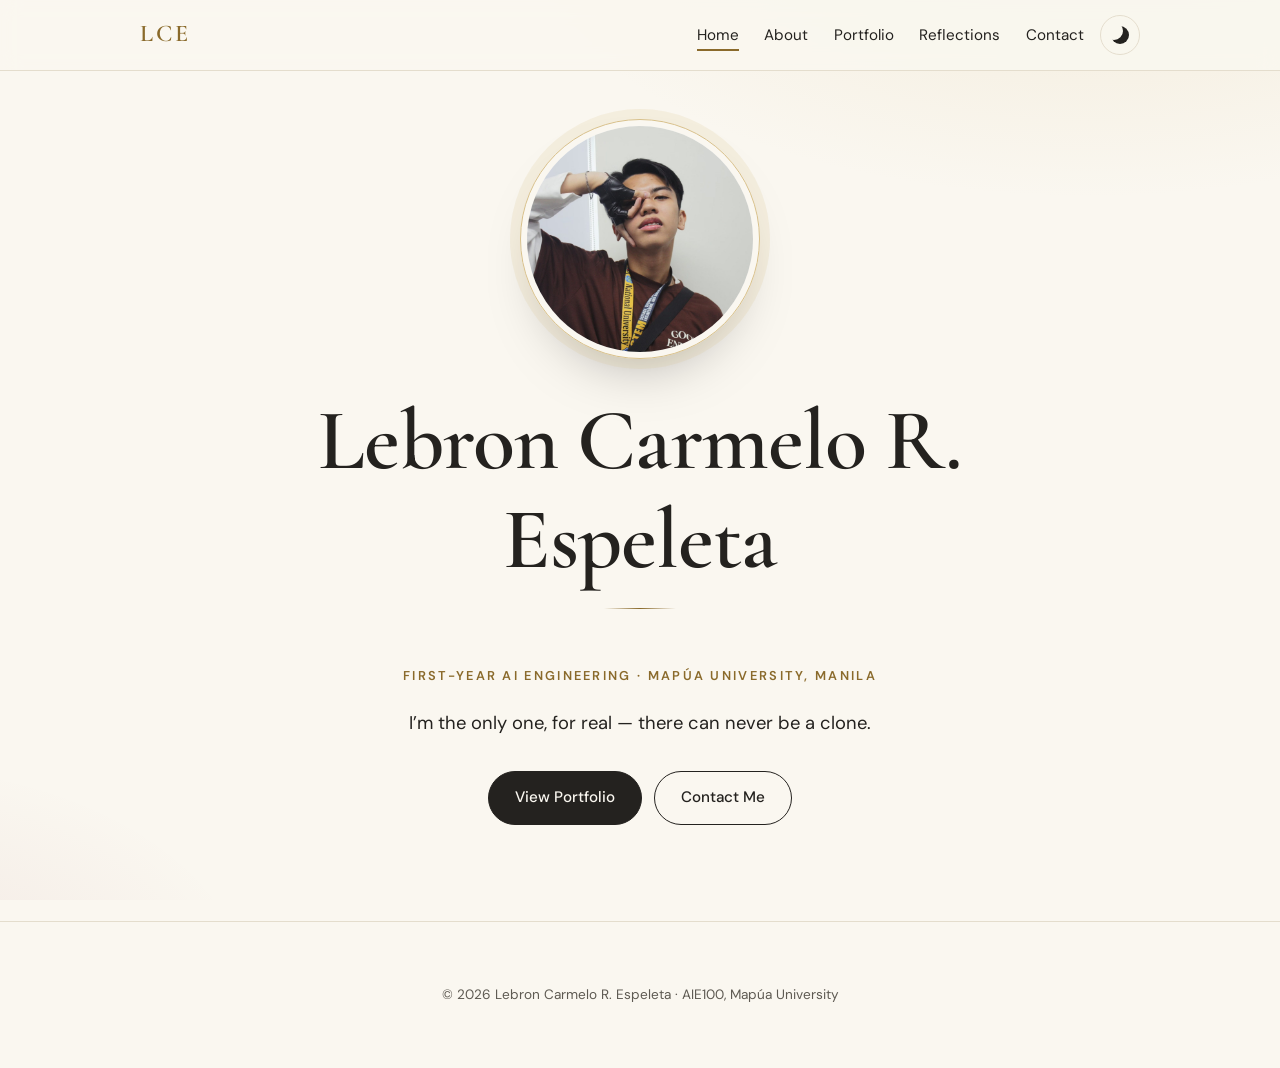
<file: index.html>
<!DOCTYPE html>
<html lang="en">
<head>
<meta charset="utf-8">
<meta name="viewport" content="width=device-width, initial-scale=1">
<meta name="color-scheme" content="light dark">
<meta name="theme-color" content="#faf7f0">
<title>Lebron Carmelo R. Espeleta — AI Engineering Portfolio</title>
<meta name="description" content="Portfolio of Lebron Carmelo R. Espeleta, first-year AI Engineering student at Mapúa University, Manila.">
<link rel="icon" href="assets/images/favicon.svg" type="image/svg+xml">
<script>(function(){try{var t=localStorage.getItem("theme");if(!t)t=matchMedia("(prefers-color-scheme: dark)").matches?"dark":"light";document.documentElement.setAttribute("data-theme",t);}catch(e){}})();</script>
<link rel="preconnect" href="https://fonts.googleapis.com">
<link rel="preconnect" href="https://fonts.gstatic.com" crossorigin>
<link href="https://fonts.googleapis.com/css2?family=Cormorant+Garamond:ital,wght@0,500;0,600;1,500&family=DM+Sans:wght@400;500;600&display=swap" rel="stylesheet">
<link rel="stylesheet" href="css/styles.css">
</head>
<body>
<div class="bleed" aria-hidden="true"></div>
<a class="skip" href="#main">Skip to content</a>
<header class="nav">
  <div class="nav-inner">
    <a class="brand" href="index.html" aria-label="Home">LCE</a>
    <button class="menu-btn" aria-expanded="false" aria-controls="nav-links" aria-label="Open menu"><span></span><span></span></button>
    <nav aria-label="Main"><ul id="nav-links" class="nav-links"><li><a href="index.html" aria-current="page">Home</a></li><li><a href="about.html">About</a></li><li><a href="portfolio.html">Portfolio</a></li><li><a href="reflections.html">Reflections</a></li><li><a href="contact.html">Contact</a></li></ul></nav>
    <button class="theme-btn" aria-label="Toggle dark mode"><span class="theme-icon" aria-hidden="true"></span></button>
  </div>
</header>
<main id="main">
<section class="hero">
  <div class="photo-wrap reveal">
    <img class="photo" data-bleed="#7a2a22,#e8b923" src="assets/images/profile.jpg" alt="Portrait of Lebron Carmelo R. Espeleta" width="320" height="320" onerror="this.remove()">
    <span class="monogram" aria-hidden="true">LCE</span>
  </div>
  <h1 class="reveal">Lebron Carmelo R. Espeleta</h1>
  <p class="eyebrow reveal">First-year AI Engineering &middot; Mapúa University, Manila</p>
  <p class="tagline reveal">I’m the only one, for real — there can never be a clone.</p>
  <div class="actions reveal">
    <a class="btn btn-primary" href="portfolio.html">View Portfolio</a>
    <a class="btn btn-ghost" href="contact.html">Contact Me</a>
  </div>
</section>
</main>
<footer class="footer"><p>&copy; 2026 Lebron Carmelo R. Espeleta &middot; AIE100, Mapúa University</p></footer>
<script src="js/main.js" defer></script>
</body>
</html>
</file>
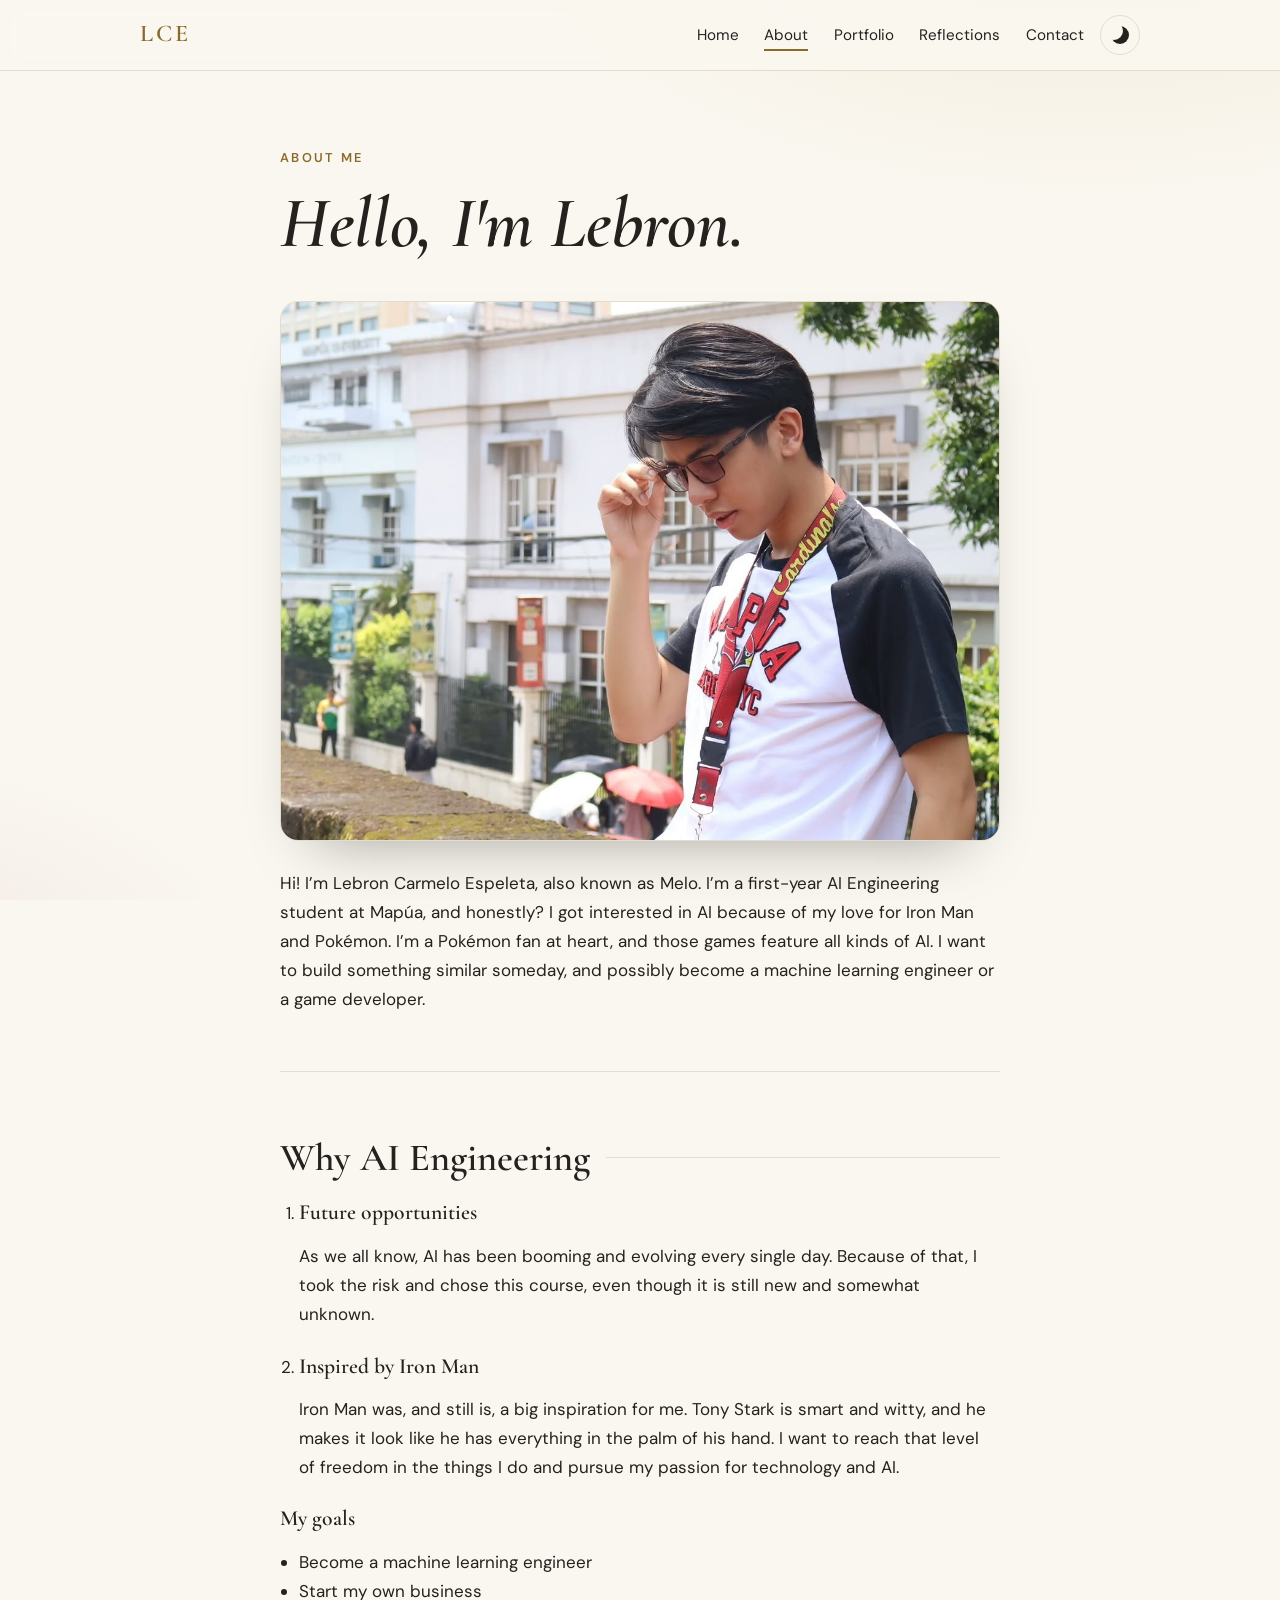
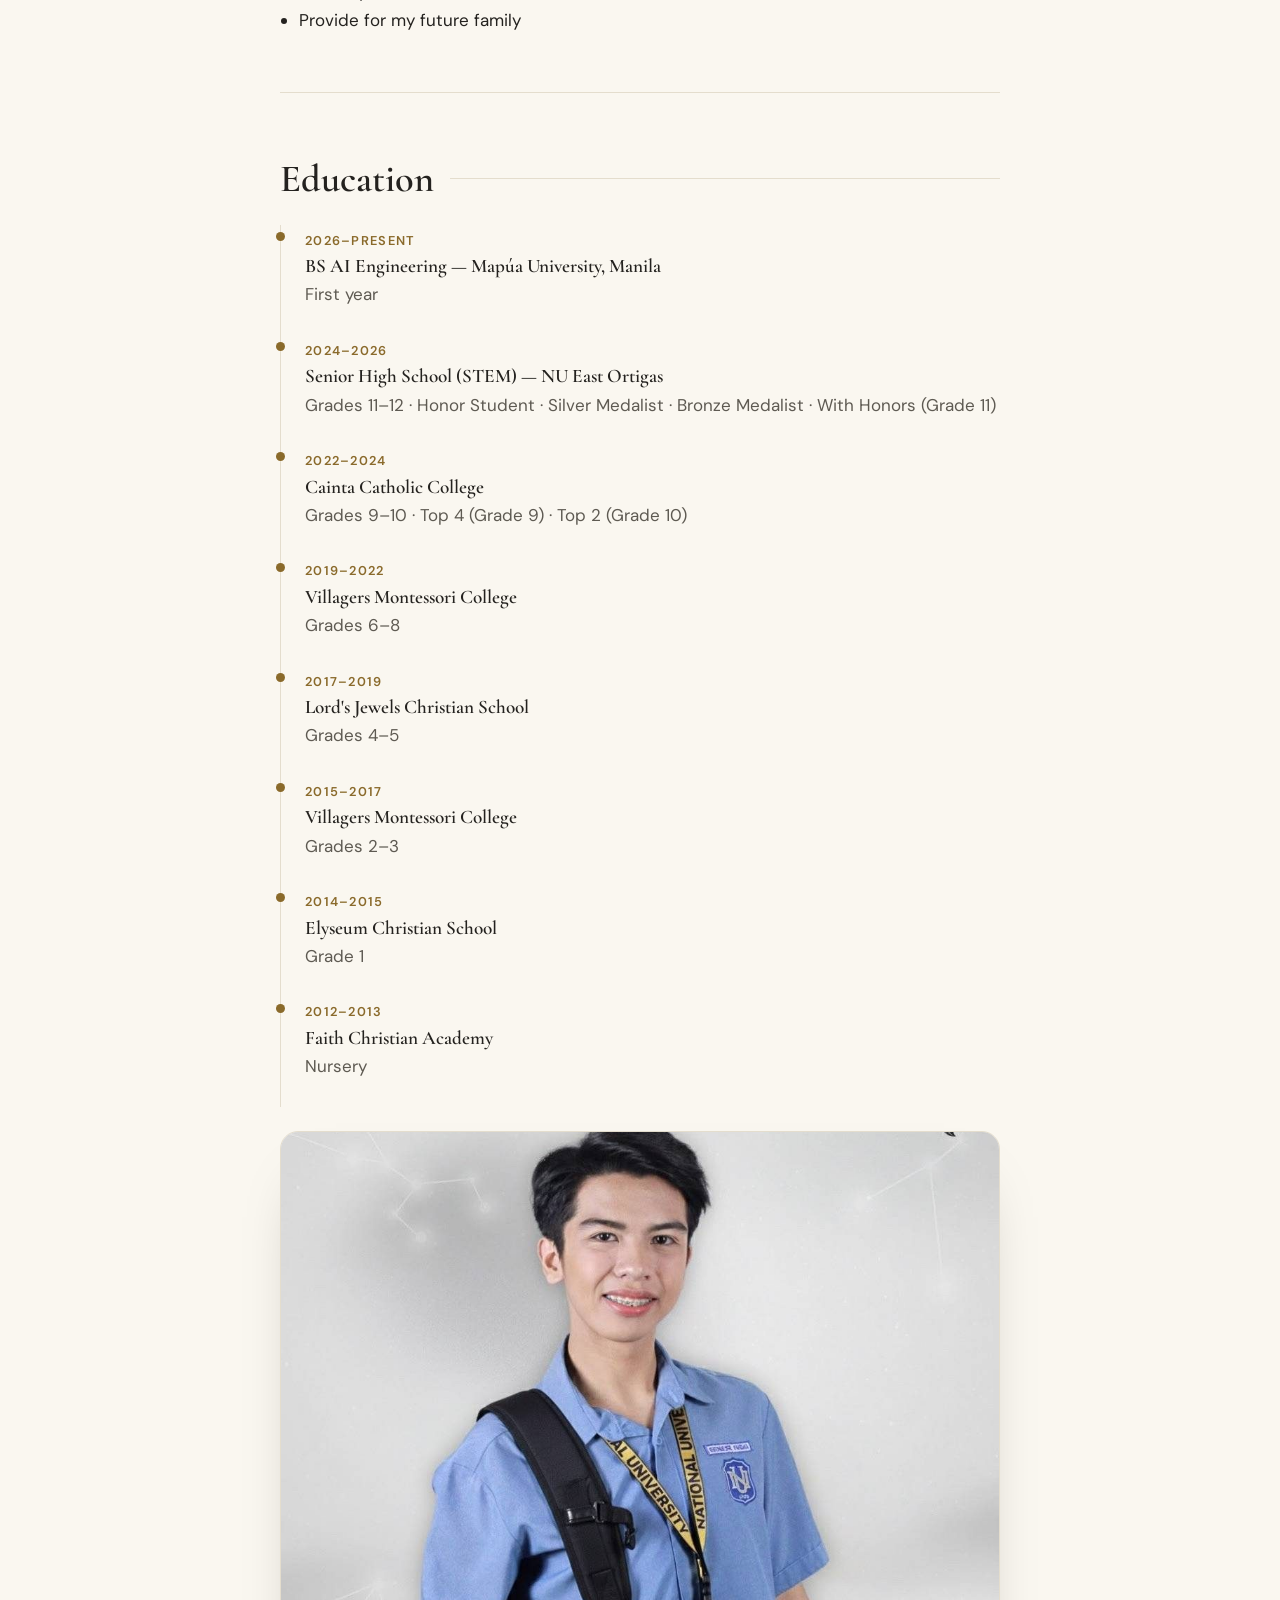
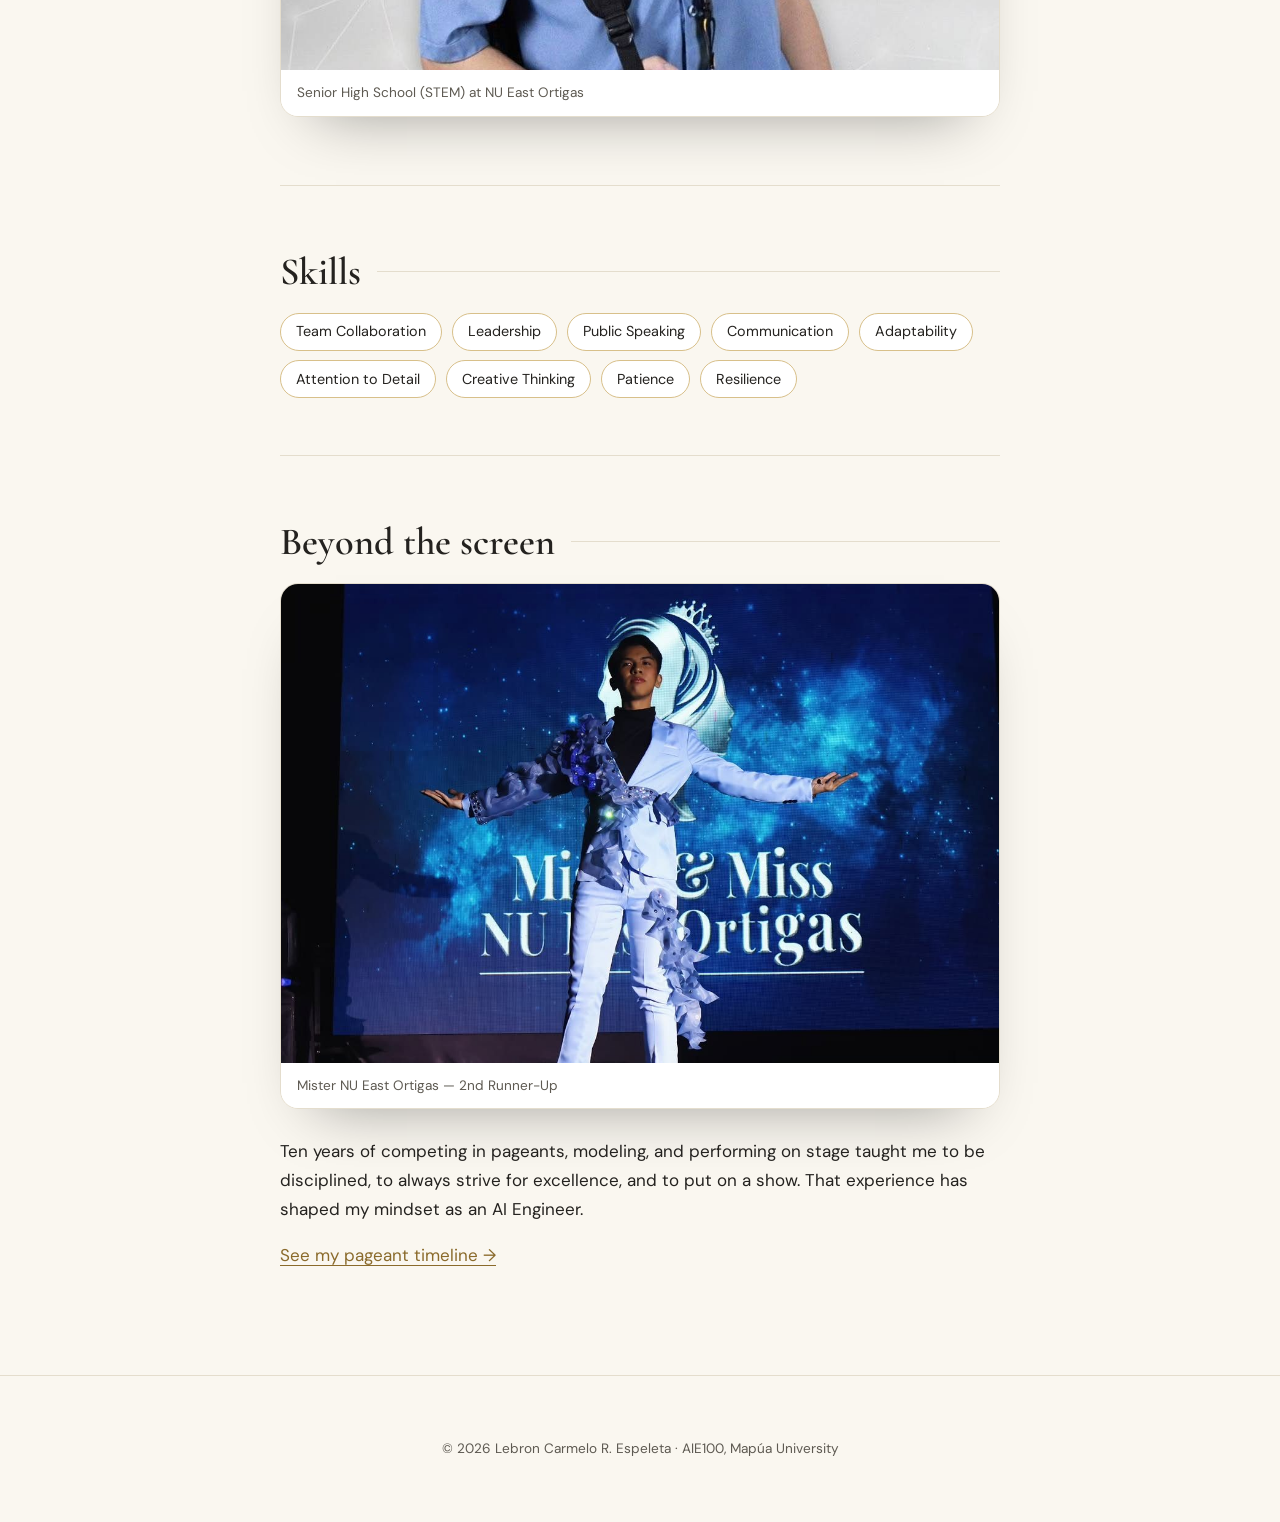
<file: about.html>
<!DOCTYPE html>
<html lang="en">
<head>
<meta charset="utf-8">
<meta name="viewport" content="width=device-width, initial-scale=1">
<meta name="color-scheme" content="light dark">
<meta name="theme-color" content="#faf7f0">
<title>About Me — Lebron Carmelo R. Espeleta</title>
<meta name="description" content="About Lebron Carmelo R. Espeleta: why AI Engineering, education, skills and life beyond the screen.">
<link rel="icon" href="assets/images/favicon.svg" type="image/svg+xml">
<script>(function(){try{var t=localStorage.getItem("theme");if(!t)t=matchMedia("(prefers-color-scheme: dark)").matches?"dark":"light";document.documentElement.setAttribute("data-theme",t);}catch(e){}})();</script>
<link rel="preconnect" href="https://fonts.googleapis.com">
<link rel="preconnect" href="https://fonts.gstatic.com" crossorigin>
<link href="https://fonts.googleapis.com/css2?family=Cormorant+Garamond:ital,wght@0,500;0,600;1,500&family=DM+Sans:wght@400;500;600&display=swap" rel="stylesheet">
<link rel="stylesheet" href="css/styles.css">
</head>
<body>
<div class="bleed" aria-hidden="true"></div>
<a class="skip" href="#main">Skip to content</a>
<header class="nav">
  <div class="nav-inner">
    <a class="brand" href="index.html" aria-label="Home">LCE</a>
    <button class="menu-btn" aria-expanded="false" aria-controls="nav-links" aria-label="Open menu"><span></span><span></span></button>
    <nav aria-label="Main"><ul id="nav-links" class="nav-links"><li><a href="index.html">Home</a></li><li><a href="about.html" aria-current="page">About</a></li><li><a href="portfolio.html">Portfolio</a></li><li><a href="reflections.html">Reflections</a></li><li><a href="contact.html">Contact</a></li></ul></nav>
    <button class="theme-btn" aria-label="Toggle dark mode"><span class="theme-icon" aria-hidden="true"></span></button>
  </div>
</header>
<main id="main">
<section class="section">
  <p class="eyebrow reveal">About Me</p>
  <h1 class="reveal">Hello, I'm Lebron.</h1>
  <figure class="figure reveal"><img src="assets/images/mapua.jpg" alt="Lebron in a Mapúa shirt outside the Mapúa University campus" width="1170" height="1170" loading="lazy"></figure>
  <div class="reveal"><p>Hi! I’m Lebron Carmelo Espeleta, also known as Melo. I’m a first-year AI Engineering student at Mapúa, and honestly? I got interested in AI because of my love for Iron Man and Pokémon. I’m a Pokémon fan at heart, and those games feature all kinds of AI. I want to build something similar someday, and possibly become a machine learning engineer or a game developer.</p></div>
</section>
<hr class="divider">
<section class="section">
  <h2 class="reveal">Why AI Engineering</h2>
  <ol class="reasons">
    <li class="reveal"><h3>Future opportunities</h3><p>As we all know, AI has been booming and evolving every single day. Because of that, I took the risk and chose this course, even though it is still new and somewhat unknown.</p></li>
    <li class="reveal"><h3>Inspired by Iron Man</h3><p>Iron Man was, and still is, a big inspiration for me. Tony Stark is smart and witty, and he makes it look like he has everything in the palm of his hand. I want to reach that level of freedom in the things I do and pursue my passion for technology and AI.</p></li>
  </ol>
  <h3 class="reveal">My goals</h3>
  <ul class="plain reveal"><li>Become a machine learning engineer</li><li>Start my own business</li><li>Provide for my future family</li></ul>
</section>
<hr class="divider">
<section class="section">
  <h2 class="reveal">Education</h2>
  <ol class="timeline">
    <li class="reveal"><span class="when">2026–Present</span><h3>BS AI Engineering — Mapúa University, Manila</h3><p>First year</p></li>
    <li class="reveal"><span class="when">2024–2026</span><h3>Senior High School (STEM) — NU East Ortigas</h3><p>Grades 11–12 · Honor Student · Silver Medalist · Bronze Medalist · With Honors (Grade 11)</p></li>
    <li class="reveal"><span class="when">2022–2024</span><h3>Cainta Catholic College</h3><p>Grades 9–10 · Top 4 (Grade 9) · Top 2 (Grade 10)</p></li>
    <li class="reveal"><span class="when">2019–2022</span><h3>Villagers Montessori College</h3><p>Grades 6–8</p></li>
    <li class="reveal"><span class="when">2017–2019</span><h3>Lord's Jewels Christian School</h3><p>Grades 4–5</p></li>
    <li class="reveal"><span class="when">2015–2017</span><h3>Villagers Montessori College</h3><p>Grades 2–3</p></li>
    <li class="reveal"><span class="when">2014–2015</span><h3>Elyseum Christian School</h3><p>Grade 1</p></li>
    <li class="reveal"><span class="when">2012–2013</span><h3>Faith Christian Academy</h3><p>Nursery</p></li>
  </ol>
  <figure class="figure reveal"><img data-bleed src="assets/images/stem.jpg" alt="Lebron in his NU East Ortigas STEM uniform" loading="lazy"><figcaption>Senior High School (STEM) at NU East Ortigas</figcaption></figure>
</section>
<hr class="divider">
<section class="section">
  <h2 class="reveal">Skills</h2>
  <ul class="chips reveal"><li class="chip">Team Collaboration</li><li class="chip">Leadership</li><li class="chip">Public Speaking</li><li class="chip">Communication</li><li class="chip">Adaptability</li><li class="chip">Attention to Detail</li><li class="chip">Creative Thinking</li><li class="chip">Patience</li><li class="chip">Resilience</li></ul>
</section>
<hr class="divider">
<section class="section">
  <h2 class="reveal">Beyond the screen</h2>
  <figure class="figure figure-wide reveal"><img src="assets/images/pageant.jpg" alt="Lebron on stage in a light blue outfit at Mister &amp; Miss NU East Ortigas" width="1170" height="780" loading="lazy"><figcaption>Mister NU East Ortigas — 2nd Runner-Up</figcaption></figure>
  <div class="reveal"><p>Ten years of competing in pageants, modeling, and performing on stage taught me to be disciplined, to always strive for excellence, and to put on a show. That experience has shaped my mindset as an AI Engineer.</p></div>
  <p class="reveal"><a class="link" href="portfolio.html#pageants">See my pageant timeline &rarr;</a></p>
</section>
</main>
<footer class="footer"><p>&copy; 2026 Lebron Carmelo R. Espeleta &middot; AIE100, Mapúa University</p></footer>
<script src="js/main.js" defer></script>
</body>
</html>
</file>
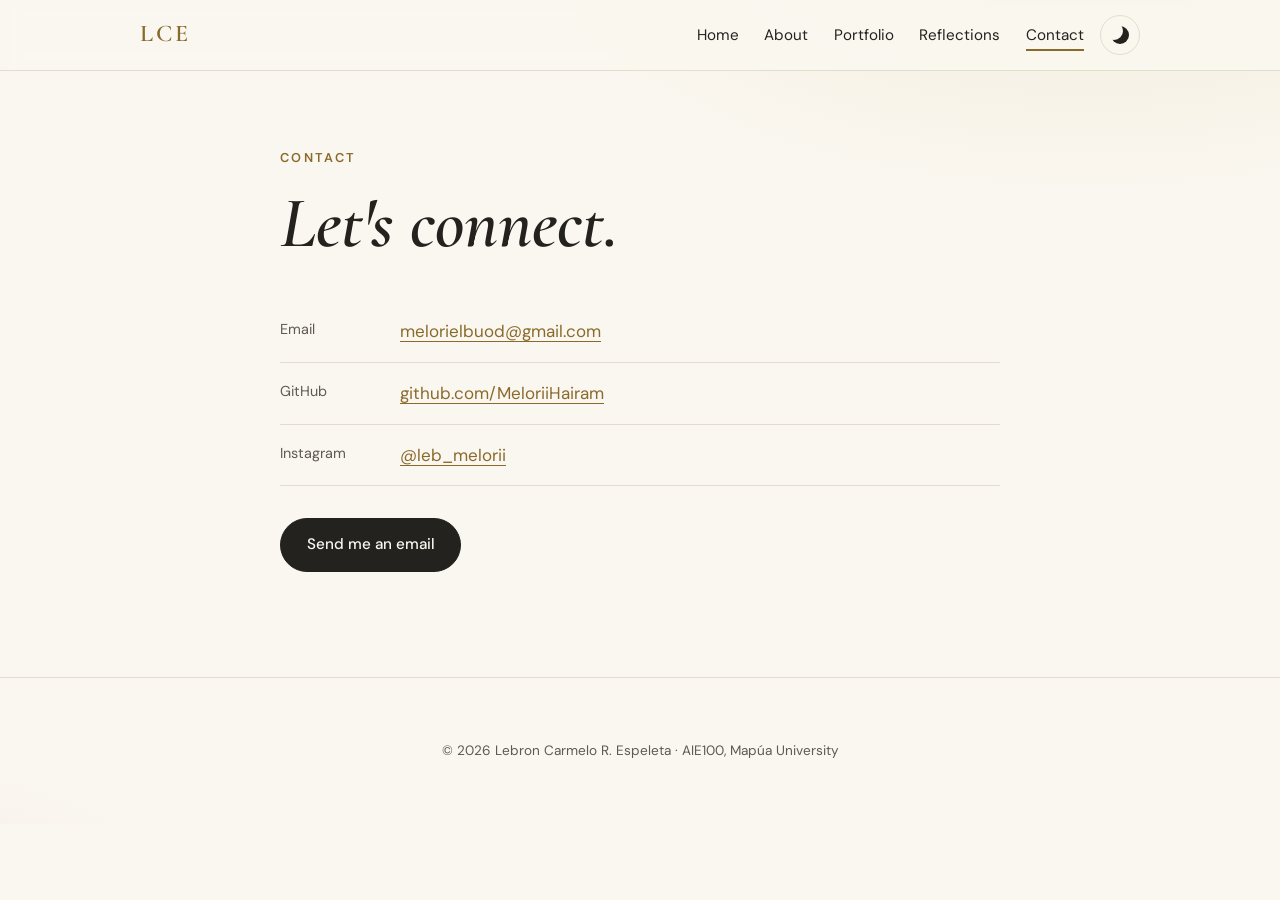
<file: contact.html>
<!DOCTYPE html>
<html lang="en">
<head>
<meta charset="utf-8">
<meta name="viewport" content="width=device-width, initial-scale=1">
<meta name="color-scheme" content="light dark">
<meta name="theme-color" content="#faf7f0">
<title>Contact — Lebron Carmelo R. Espeleta</title>
<meta name="description" content="Get in touch with Lebron Carmelo R. Espeleta via email, GitHub or Instagram.">
<link rel="icon" href="assets/images/favicon.svg" type="image/svg+xml">
<script>(function(){try{var t=localStorage.getItem("theme");if(!t)t=matchMedia("(prefers-color-scheme: dark)").matches?"dark":"light";document.documentElement.setAttribute("data-theme",t);}catch(e){}})();</script>
<link rel="preconnect" href="https://fonts.googleapis.com">
<link rel="preconnect" href="https://fonts.gstatic.com" crossorigin>
<link href="https://fonts.googleapis.com/css2?family=Cormorant+Garamond:ital,wght@0,500;0,600;1,500&family=DM+Sans:wght@400;500;600&display=swap" rel="stylesheet">
<link rel="stylesheet" href="css/styles.css">
</head>
<body>
<div class="bleed" aria-hidden="true"></div>
<a class="skip" href="#main">Skip to content</a>
<header class="nav">
  <div class="nav-inner">
    <a class="brand" href="index.html" aria-label="Home">LCE</a>
    <button class="menu-btn" aria-expanded="false" aria-controls="nav-links" aria-label="Open menu"><span></span><span></span></button>
    <nav aria-label="Main"><ul id="nav-links" class="nav-links"><li><a href="index.html">Home</a></li><li><a href="about.html">About</a></li><li><a href="portfolio.html">Portfolio</a></li><li><a href="reflections.html">Reflections</a></li><li><a href="contact.html" aria-current="page">Contact</a></li></ul></nav>
    <button class="theme-btn" aria-label="Toggle dark mode"><span class="theme-icon" aria-hidden="true"></span></button>
  </div>
</header>
<main id="main">
<section class="section">
  <p class="eyebrow reveal">Contact</p>
  <h1 class="reveal">Let's connect.</h1>
  <ul class="contact-list">
    <li class="reveal"><span class="label">Email</span><a class="link" href="mailto:melorielbuod@gmail.com">melorielbuod@gmail.com</a></li>
    <li class="reveal"><span class="label">GitHub</span><a class="link" href="https://github.com/MeloriiHairam" target="_blank" rel="noopener">github.com/MeloriiHairam</a></li>
    <li class="reveal"><span class="label">Instagram</span><a class="link" href="https://www.instagram.com/leb_melorii/" target="_blank" rel="noopener">@leb_melorii</a></li>
  </ul>
  <p class="reveal"><a class="btn btn-primary" href="mailto:melorielbuod@gmail.com">Send me an email</a></p>
</section>
</main>
<footer class="footer"><p>&copy; 2026 Lebron Carmelo R. Espeleta &middot; AIE100, Mapúa University</p></footer>
<script src="js/main.js" defer></script>
</body>
</html>
</file>
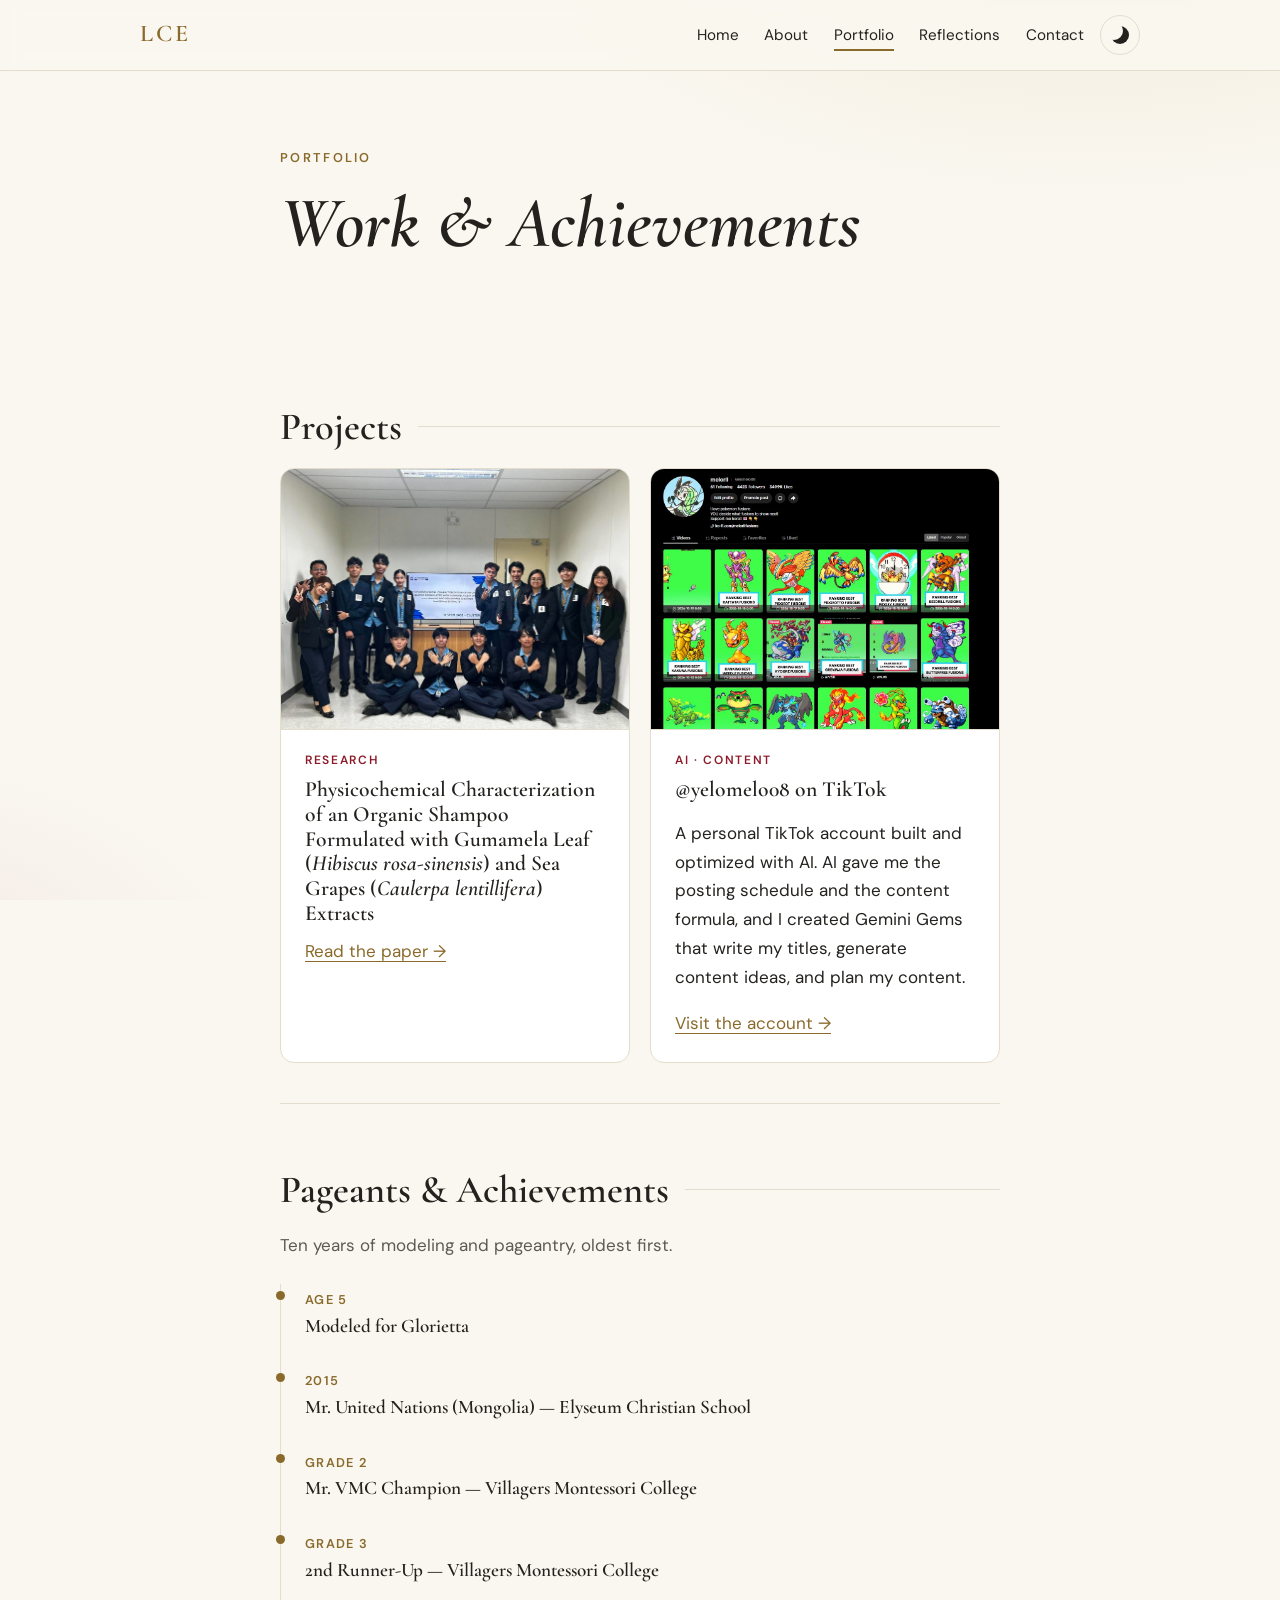
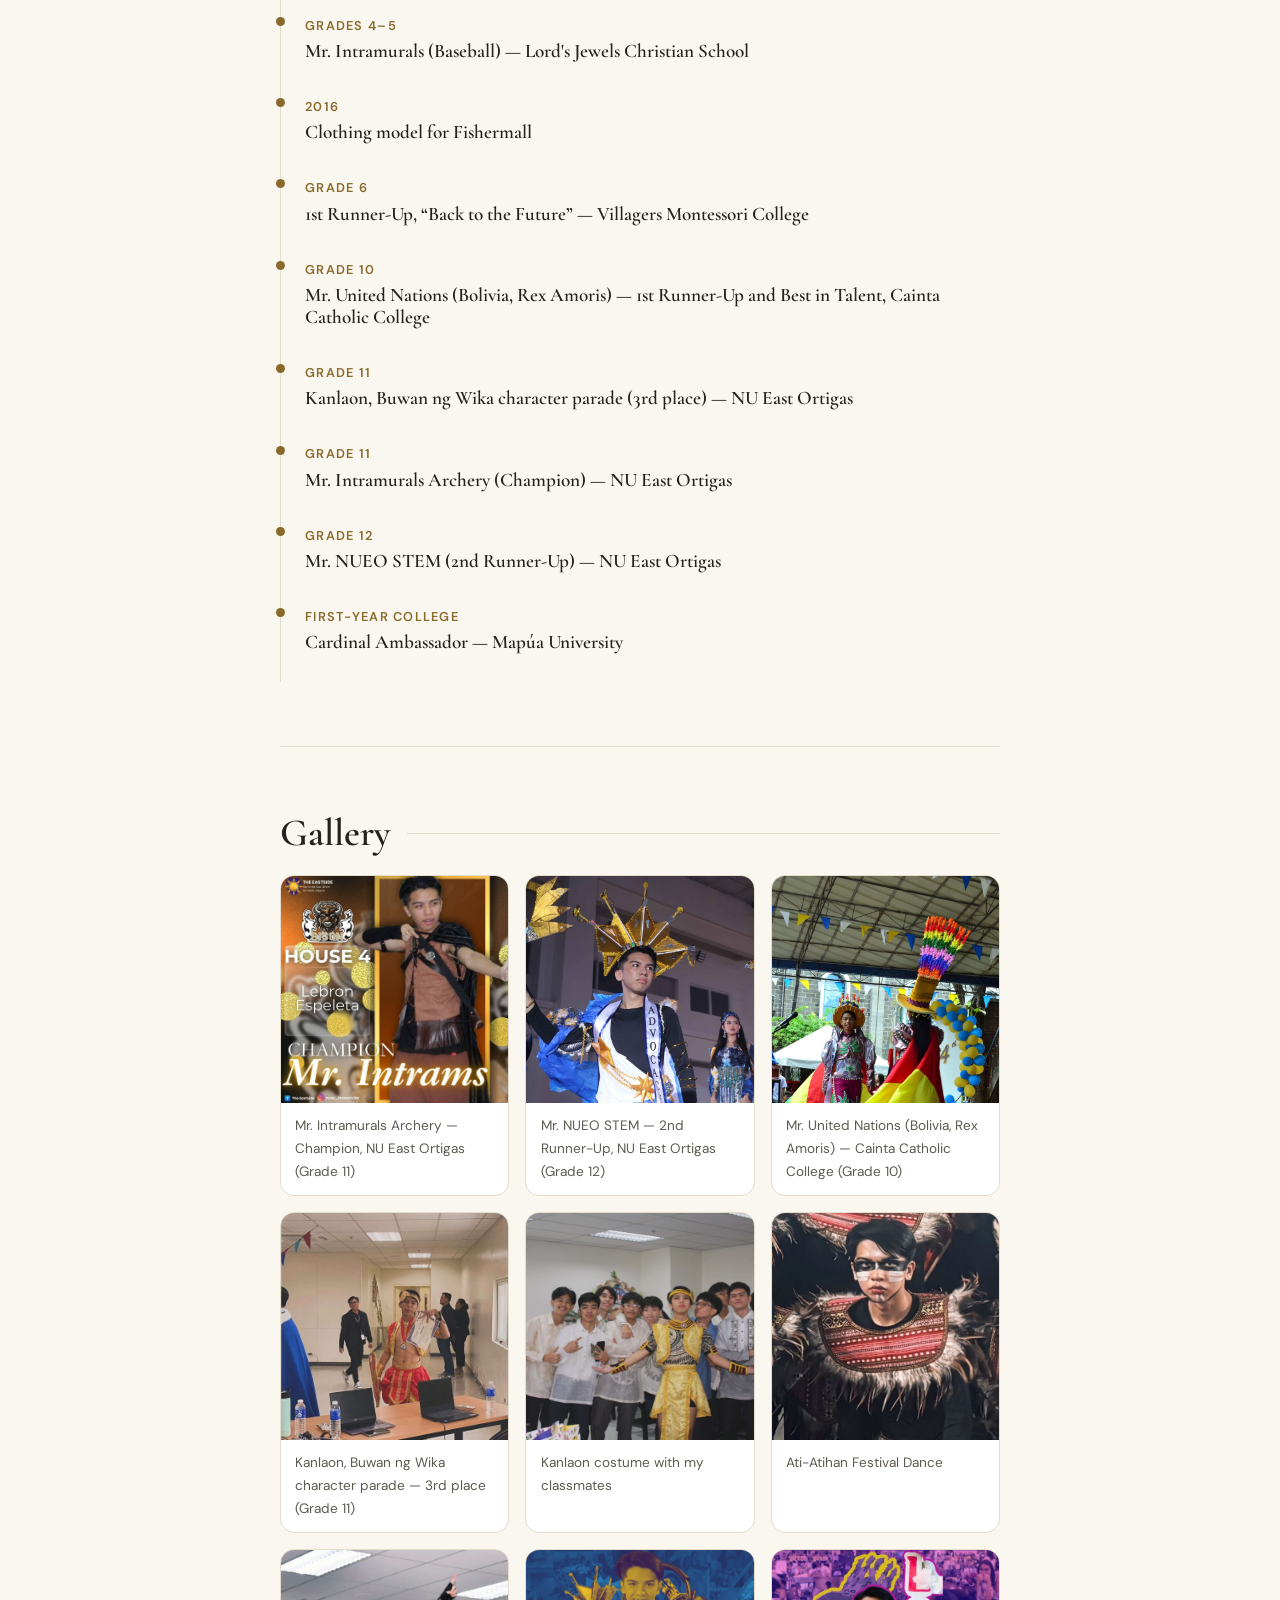
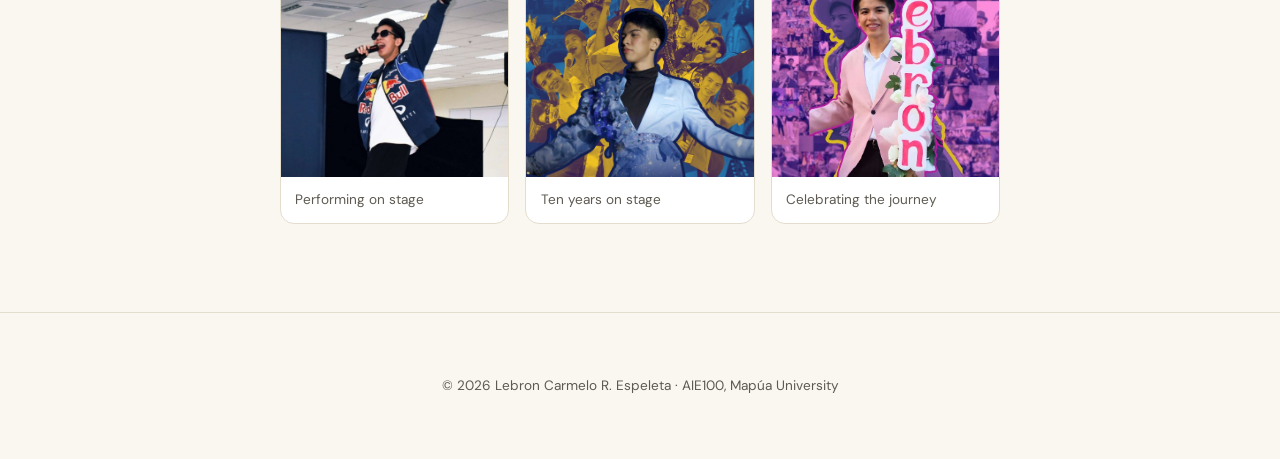
<file: portfolio.html>
<!DOCTYPE html>
<html lang="en">
<head>
<meta charset="utf-8">
<meta name="viewport" content="width=device-width, initial-scale=1">
<meta name="color-scheme" content="light dark">
<meta name="theme-color" content="#faf7f0">
<title>Portfolio — Lebron Carmelo R. Espeleta</title>
<meta name="description" content="Projects and pageant achievements of Lebron Carmelo R. Espeleta.">
<link rel="icon" href="assets/images/favicon.svg" type="image/svg+xml">
<script>(function(){try{var t=localStorage.getItem("theme");if(!t)t=matchMedia("(prefers-color-scheme: dark)").matches?"dark":"light";document.documentElement.setAttribute("data-theme",t);}catch(e){}})();</script>
<link rel="preconnect" href="https://fonts.googleapis.com">
<link rel="preconnect" href="https://fonts.gstatic.com" crossorigin>
<link href="https://fonts.googleapis.com/css2?family=Cormorant+Garamond:ital,wght@0,500;0,600;1,500&family=DM+Sans:wght@400;500;600&display=swap" rel="stylesheet">
<link rel="stylesheet" href="css/styles.css">
</head>
<body>
<div class="bleed" aria-hidden="true"></div>
<a class="skip" href="#main">Skip to content</a>
<header class="nav">
  <div class="nav-inner">
    <a class="brand" href="index.html" aria-label="Home">LCE</a>
    <button class="menu-btn" aria-expanded="false" aria-controls="nav-links" aria-label="Open menu"><span></span><span></span></button>
    <nav aria-label="Main"><ul id="nav-links" class="nav-links"><li><a href="index.html">Home</a></li><li><a href="about.html">About</a></li><li><a href="portfolio.html" aria-current="page">Portfolio</a></li><li><a href="reflections.html">Reflections</a></li><li><a href="contact.html">Contact</a></li></ul></nav>
    <button class="theme-btn" aria-label="Toggle dark mode"><span class="theme-icon" aria-hidden="true"></span></button>
  </div>
</header>
<main id="main">
<section class="section">
  <p class="eyebrow reveal">Portfolio</p>
  <h1 class="reveal">Work &amp; Achievements</h1>
</section>
<section class="section" id="projects">
  <h2 class="reveal">Projects</h2>
  <div class="grid">
    <!-- ===== PROJECT CARD: copy from here ===== -->
    <article class="card reveal">
      <img class="card-img" src="assets/images/research.jpg" alt="Lebron and his 12 STEM research group presenting their organic shampoo study" width="1400" height="1050" loading="lazy">
      <p class="tag">Research</p>
      <h3>Physicochemical Characterization of an Organic Shampoo Formulated with Gumamela Leaf (<em>Hibiscus rosa-sinensis</em>) and Sea Grapes (<em>Caulerpa lentillifera</em>) Extracts</h3>
      <a class="link" href="https://docs.google.com/document/d/1Hoqq1n5mwDUW3Epm4J3XOit2q1XGW6Im/edit?usp=sharing&amp;ouid=108573195589860619425&amp;rtpof=true&amp;sd=true" target="_blank" rel="noopener">Read the paper &rarr;</a>
    </article>
    <!-- ===== PROJECT CARD: copy to here. Paste new cards just below. ===== -->
    <article class="card reveal">
      <img class="card-img" src="assets/images/tiktok.jpg" alt="Screenshot of the @yelomelo08 TikTok profile showing Pokémon fusion ranking videos" width="1107" height="907" loading="lazy">
      <p class="tag">AI &middot; Content</p>
      <h3>@yelomelo08 on TikTok</h3>
      <p>A personal TikTok account built and optimized with AI. AI gave me the posting schedule and the content formula, and I created Gemini Gems that write my titles, generate content ideas, and plan my content.</p>
      <a class="link" href="https://www.tiktok.com/@yelomelo08" target="_blank" rel="noopener">Visit the account &rarr;</a>
    </article>
    <!-- ADD NEW PROJECT CARDS ABOVE THIS LINE -->
  </div>
</section>
<hr class="divider">
<section class="section" id="pageants">
  <h2 class="reveal">Pageants &amp; Achievements</h2>
  <p class="muted reveal">Ten years of modeling and pageantry, oldest first.</p>
  <ol class="timeline"><li class="reveal"><span class="when">Age 5</span><h3>Modeled for Glorietta</h3></li><li class="reveal"><span class="when">2015</span><h3>Mr. United Nations (Mongolia) — Elyseum Christian School</h3></li><li class="reveal"><span class="when">Grade 2</span><h3>Mr. VMC Champion — Villagers Montessori College</h3></li><li class="reveal"><span class="when">Grade 3</span><h3>2nd Runner-Up — Villagers Montessori College</h3></li><li class="reveal"><span class="when">Grades 4–5</span><h3>Mr. Intramurals (Baseball) — Lord's Jewels Christian School</h3></li><li class="reveal"><span class="when">2016</span><h3>Clothing model for Fishermall</h3></li><li class="reveal"><span class="when">Grade 6</span><h3>1st Runner-Up, “Back to the Future” — Villagers Montessori College</h3></li><li class="reveal"><span class="when">Grade 10</span><h3>Mr. United Nations (Bolivia, Rex Amoris) — 1st Runner-Up and Best in Talent, Cainta Catholic College</h3></li><li class="reveal"><span class="when">Grade 11</span><h3>Kanlaon, Buwan ng Wika character parade (3rd place) — NU East Ortigas</h3></li><li class="reveal"><span class="when">Grade 11</span><h3>Mr. Intramurals Archery (Champion) — NU East Ortigas</h3></li><li class="reveal"><span class="when">Grade 12</span><h3>Mr. NUEO STEM (2nd Runner-Up) — NU East Ortigas</h3></li><li class="reveal"><span class="when">First-Year College</span><h3>Cardinal Ambassador — Mapúa University</h3></li>
    <!-- ADD NEW ACHIEVEMENTS ABOVE THIS LINE: <li class="reveal"><span class="when">Year</span><h3>Title</h3></li> -->
  </ol>
</section>
<hr class="divider">
<section class="section" id="gallery">
  <h2 class="reveal">Gallery</h2>
  <div class="gallery">
    <figure class="reveal"><img data-bleed src="assets/images/intrams.jpg" alt="Lebron in an archer costume on the Mr. Intrams Champion poster" loading="lazy"><figcaption>Mr. Intramurals Archery — Champion, NU East Ortigas (Grade 11)</figcaption></figure>
    <figure class="reveal"><img data-bleed src="assets/images/advocacy.jpg" alt="Lebron wearing a gold crown and an Advocacy sash on stage" loading="lazy"><figcaption>Mr. NUEO STEM — 2nd Runner-Up, NU East Ortigas (Grade 12)</figcaption></figure>
    <figure class="reveal"><img data-bleed src="assets/images/bolivia.jpg" alt="Lebron walking the runway in a Bolivian costume" loading="lazy"><figcaption>Mr. United Nations (Bolivia, Rex Amoris) — Cainta Catholic College (Grade 10)</figcaption></figure>
    <figure class="reveal"><img data-bleed src="assets/images/kanlaon-award.jpg" alt="Lebron in a red and gold Kanlaon costume holding his certificate and medal" loading="lazy"><figcaption>Kanlaon, Buwan ng Wika character parade — 3rd place (Grade 11)</figcaption></figure>
    <figure class="reveal"><img data-bleed src="assets/images/kanlaon-class.jpg" alt="Lebron in a gold costume with classmates in barong" loading="lazy"><figcaption>Kanlaon costume with my classmates</figcaption></figure>
    <figure class="reveal"><img data-bleed src="assets/images/tribal.jpg" alt="Lebron in face paint and a feathered festival costume" loading="lazy"><figcaption>Ati-Atihan Festival Dance</figcaption></figure>
    <figure class="reveal"><img data-bleed src="assets/images/singing.jpg" alt="Lebron singing with a microphone in a racing jacket" loading="lazy"><figcaption>Performing on stage</figcaption></figure>
    <figure class="reveal"><img data-bleed src="assets/images/blue-collage.jpg" alt="Collage of Lebron's pageant moments in blue and gold" loading="lazy"><figcaption>Ten years on stage</figcaption></figure>
    <figure class="reveal"><img data-bleed src="assets/images/lebron-collage.jpg" alt="Collage of Lebron in a pink blazer beside a Lebron sign" loading="lazy"><figcaption>Celebrating the journey</figcaption></figure>
  </div>
</section>
</main>
<footer class="footer"><p>&copy; 2026 Lebron Carmelo R. Espeleta &middot; AIE100, Mapúa University</p></footer>
<script src="js/main.js" defer></script>
</body>
</html>
</file>
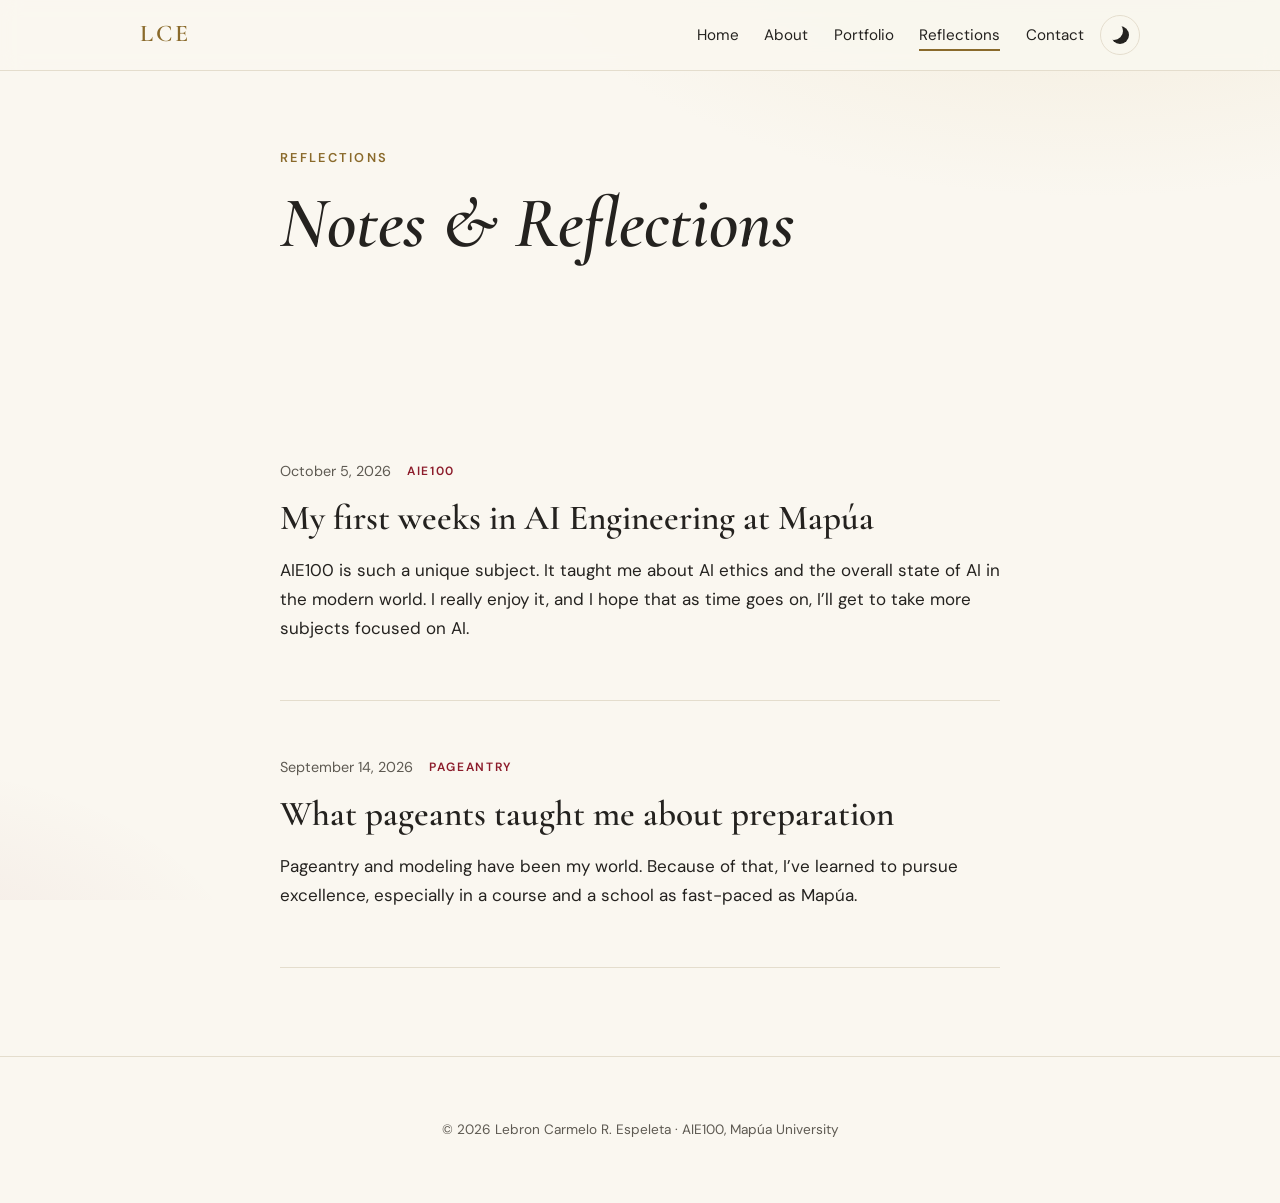
<file: reflections.html>
<!DOCTYPE html>
<html lang="en">
<head>
<meta charset="utf-8">
<meta name="viewport" content="width=device-width, initial-scale=1">
<meta name="color-scheme" content="light dark">
<meta name="theme-color" content="#faf7f0">
<title>Reflections — Lebron Carmelo R. Espeleta</title>
<meta name="description" content="Reflections and blog entries by Lebron Carmelo R. Espeleta on AI Engineering, pageantry and growth.">
<link rel="icon" href="assets/images/favicon.svg" type="image/svg+xml">
<script>(function(){try{var t=localStorage.getItem("theme");if(!t)t=matchMedia("(prefers-color-scheme: dark)").matches?"dark":"light";document.documentElement.setAttribute("data-theme",t);}catch(e){}})();</script>
<link rel="preconnect" href="https://fonts.googleapis.com">
<link rel="preconnect" href="https://fonts.gstatic.com" crossorigin>
<link href="https://fonts.googleapis.com/css2?family=Cormorant+Garamond:ital,wght@0,500;0,600;1,500&family=DM+Sans:wght@400;500;600&display=swap" rel="stylesheet">
<link rel="stylesheet" href="css/styles.css">
</head>
<body>
<div class="bleed" aria-hidden="true"></div>
<a class="skip" href="#main">Skip to content</a>
<header class="nav">
  <div class="nav-inner">
    <a class="brand" href="index.html" aria-label="Home">LCE</a>
    <button class="menu-btn" aria-expanded="false" aria-controls="nav-links" aria-label="Open menu"><span></span><span></span></button>
    <nav aria-label="Main"><ul id="nav-links" class="nav-links"><li><a href="index.html">Home</a></li><li><a href="about.html">About</a></li><li><a href="portfolio.html">Portfolio</a></li><li><a href="reflections.html" aria-current="page">Reflections</a></li><li><a href="contact.html">Contact</a></li></ul></nav>
    <button class="theme-btn" aria-label="Toggle dark mode"><span class="theme-icon" aria-hidden="true"></span></button>
  </div>
</header>
<main id="main">
<section class="section">
  <p class="eyebrow reveal">Reflections</p>
  <h1 class="reveal">Notes &amp; Reflections</h1>
</section>
<section class="section posts">
  <!-- ADD NEW ENTRIES HERE (newest on top). Template:
  <article class="post reveal">
    <p class="meta"><time>Month Day, 2026</time> <span class="tag">Tag</span></p>
    <h2>Entry title</h2>
    <p>Your entry text.</p>
  </article>
  <hr class="divider">
  -->
  <article class="post reveal">
    <p class="meta"><time datetime="2026-10-05">October 5, 2026</time> <span class="tag">AIE100</span></p>
    <h2>My first weeks in AI Engineering at Mapúa</h2>
    <p>AIE100 is such a unique subject. It taught me about AI ethics and the overall state of AI in the modern world. I really enjoy it, and I hope that as time goes on, I’ll get to take more subjects focused on AI.</p>
  </article>
  <hr class="divider">
  <article class="post reveal">
    <p class="meta"><time datetime="2026-09-14">September 14, 2026</time> <span class="tag">Pageantry</span></p>
    <h2>What pageants taught me about preparation</h2>
    <p>Pageantry and modeling have been my world. Because of that, I’ve learned to pursue excellence, especially in a course and a school as fast-paced as Mapúa.</p>
  </article>
  <hr class="divider">
</section>
</main>
<footer class="footer"><p>&copy; 2026 Lebron Carmelo R. Espeleta &middot; AIE100, Mapúa University</p></footer>
<script src="js/main.js" defer></script>
</body>
</html>
</file>
<file: css/styles.css>
/* ===== Colours (light) ===== */
:root {
  --bg: #faf7f0;          /* ivory */
  --surface: #ffffff;
  --text: #24221f;        /* charcoal */
  --muted: #5e5a52;
  --line: #e4ddcd;
  --gold: #8a6a2b;        /* champagne gold, darkened for AA text contrast */
  --gold-soft: #d8c08a;
  --crimson: #8c1c2b;
  --serif: "Cormorant Garamond", "Playfair Display", Georgia, "Times New Roman", serif;
  --sans: "DM Sans", "Inter", system-ui, -apple-system, "Segoe UI", Roboto, sans-serif;
  --spring: cubic-bezier(0.34, 1.56, 0.64, 1);
  color-scheme: light dark;
}
/* ===== Colours (dark) ===== */
[data-theme="dark"] {
  --bg: #121110;
  --surface: #1c1a18;
  --text: #f4efe4;
  --muted: #b4ac9c;
  --line: #2f2b26;
  --gold: #d8bc7e;
  --gold-soft: #6b5a35;
  --crimson: #e0596b;
  color-scheme: dark;
}

*, *::before, *::after { box-sizing: border-box; }
html { scroll-behavior: smooth; }
body { margin: 0; background: var(--bg); color: var(--text); font: 400 1.0625rem/1.7 var(--sans); transition: background .3s, color .3s; }
img { max-width: 100%; display: block; }
h1, h2, h3 { font-family: var(--serif); font-weight: 600; line-height: 1.15; margin: 0 0 .5em; }
h1 { font-size: clamp(2.4rem, 7vw, 4.5rem); }
h2 { font-size: clamp(1.8rem, 4vw, 2.4rem); }
h3 { font-size: 1.35rem; }
a { color: inherit; }
:focus-visible { outline: 2px solid var(--gold); outline-offset: 3px; border-radius: 4px; }
.skip { position: absolute; left: -999px; top: 0; background: var(--text); color: var(--bg); padding: .5rem 1rem; z-index: 100; }
.skip:focus { left: 1rem; top: 1rem; }

/* ===== Placeholder (dashed outline so you can spot it) ===== */
.placeholder { outline: 1.5px dashed var(--crimson); outline-offset: 4px; border-radius: 4px; color: var(--muted); font-style: italic; padding: .1rem .3rem; }

/* ===== Nav ===== */
.nav { position: sticky; top: 0; z-index: 50; background: color-mix(in srgb, var(--bg) 88%, transparent); backdrop-filter: blur(10px); border-bottom: 1px solid var(--line); }
.nav-inner { max-width: 1040px; margin: 0 auto; padding: .9rem 1.25rem; display: flex; align-items: center; gap: 1rem; }
.brand { font-family: var(--serif); font-size: 1.5rem; font-weight: 600; letter-spacing: .12em; text-decoration: none; color: var(--gold); margin-right: auto; }
.nav-links { list-style: none; margin: 0; padding: 0; display: flex; gap: 1.6rem; }
.nav-links a { position: relative; text-decoration: none; font-size: .95rem; padding: .2rem 0; }
.nav-links a::after { content: ""; position: absolute; left: 0; bottom: -2px; height: 1.5px; width: 100%; background: var(--gold); transform: scaleX(0); transform-origin: left; transition: transform .45s var(--spring); }
.nav-links a:hover::after, .nav-links a[aria-current="page"]::after { transform: scaleX(1); }

.theme-btn, .menu-btn { background: none; border: 1px solid var(--line); color: var(--text); width: 40px; height: 40px; border-radius: 50%; cursor: pointer; display: grid; place-items: center; }
@media (min-width: 721px) { .menu-btn { display: none; } }
.theme-icon { width: 18px; height: 18px; border-radius: 50%; box-shadow: inset -6px -4px 0 0 var(--text); transition: transform .6s var(--spring); }
[data-theme="dark"] .theme-icon { box-shadow: none; background: var(--gold); transform: rotate(180deg) scale(.8); }
.theme-btn:active .theme-icon { transform: rotate(90deg) scale(.85); }

@media (max-width: 720px) {
  .menu-btn { display: grid; order: 3; gap: 5px; align-content: center; }
  .menu-btn span { width: 16px; height: 1.5px; background: var(--text); transition: transform .4s var(--spring); }
  .menu-btn[aria-expanded="true"] span:first-child { transform: translateY(3.25px) rotate(45deg); }
  .menu-btn[aria-expanded="true"] span:last-child { transform: translateY(-3.25px) rotate(-45deg); }
  .nav nav { position: absolute; top: 100%; left: 0; right: 0; background: var(--bg); border-bottom: 1px solid var(--line); display: none; }
  .nav.open nav { display: block; animation: drop .45s var(--spring); }
  .nav-links { flex-direction: column; gap: 0; padding: .5rem 1.25rem 1rem; }
  .nav-links a { display: block; padding: .7rem 0; }
}
@keyframes drop { from { opacity: 0; transform: translateY(-10px); } }

/* ===== Layout ===== */
main { max-width: 760px; margin: 0 auto; padding: 0 1.25rem; }
.section { padding: 4rem 0 2.5rem; }
.divider { border: 0; border-top: 1px solid var(--line); margin: 0; }
.eyebrow { text-transform: uppercase; letter-spacing: .18em; font-size: .8rem; color: var(--gold); font-weight: 600; }
.muted { color: var(--muted); }
.link { color: var(--gold); text-underline-offset: 4px; }

/* ===== Home ===== */
.hero { min-height: calc(100vh - 140px); display: flex; flex-direction: column; justify-content: center; align-items: center; text-align: center; padding: 3rem 0; }
.photo-wrap { position: relative; width: 180px; height: 180px; border-radius: 50%; margin-bottom: 2rem; border: 1px solid var(--gold-soft); padding: 6px; }
.photo { position: absolute; inset: 6px; width: calc(100% - 12px); height: calc(100% - 12px); object-fit: cover; border-radius: 50%; z-index: 1; }
.monogram { width: 100%; height: 100%; border-radius: 50%; display: grid; place-items: center; font-family: var(--serif); font-size: 3.2rem; letter-spacing: .08em; color: var(--gold); background: var(--surface); }
.tagline { font-size: 1.15rem; margin: .5rem 0 2rem; }
.actions { display: flex; gap: .8rem; flex-wrap: wrap; justify-content: center; }

/* ===== Buttons ===== */
.btn { display: inline-block; padding: .8rem 1.6rem; border-radius: 999px; text-decoration: none; font-weight: 500; font-size: .95rem; border: 1px solid var(--text); transition: transform .4s var(--spring), background .2s, color .2s; }
.btn-primary { background: var(--text); color: var(--bg); }
.btn-ghost:hover { background: var(--text); color: var(--bg); }
.btn:hover { transform: translateY(-2px); }
.btn:active { transform: scale(.96); transition-duration: .1s; }

/* ===== About ===== */
.reasons { padding-left: 1.2rem; }
.reasons li { margin-bottom: 1.5rem; }
.plain { padding-left: 1.2rem; }
.chips { list-style: none; padding: 0; display: flex; flex-wrap: wrap; gap: .6rem; }
.chip { border: 1px solid var(--gold-soft); border-radius: 999px; padding: .35rem .95rem; font-size: .9rem; transition: transform .4s var(--spring); }
.chip:hover { transform: translateY(-3px); }

/* ===== Timeline ===== */
.timeline { list-style: none; padding: 0 0 0 1.5rem; border-left: 1px solid var(--line); margin: 1.5rem 0; }
.timeline li { position: relative; padding: 0 0 1.6rem; }
.timeline li::before { content: ""; position: absolute; left: calc(-1.5rem - 5px); top: .45rem; width: 9px; height: 9px; border-radius: 50%; background: var(--gold); }
.timeline h3 { font-size: 1.2rem; margin: .1rem 0 .2rem; }
.timeline p { margin: 0; color: var(--muted); }
.when { font-size: .8rem; letter-spacing: .1em; text-transform: uppercase; color: var(--gold); font-weight: 600; }

/* ===== Cards ===== */
.grid { display: grid; gap: 1.25rem; grid-template-columns: 1fr; }
@media (min-width: 640px) { .grid { grid-template-columns: 1fr 1fr; } }
.card { background: var(--surface); border: 1px solid var(--line); border-radius: 14px; padding: 1.5rem; transition: transform .5s var(--spring), box-shadow .3s; }
.card:hover { transform: translateY(-6px); box-shadow: 0 18px 40px -20px rgba(0,0,0,.25); }
.card.empty { border-style: dashed; background: transparent; color: var(--muted); }
.tag { font-size: .75rem; letter-spacing: .14em; text-transform: uppercase; color: var(--crimson); font-weight: 600; margin: 0 0 .4rem; }

/* ===== Posts ===== */
.post { padding: 2.5rem 0; }
.meta { display: flex; gap: 1rem; align-items: center; font-size: .9rem; color: var(--muted); }
.meta .tag { margin: 0; }

/* ===== Contact ===== */
.contact-list { list-style: none; padding: 0; margin: 2rem 0; }
.contact-list li { display: flex; gap: 1.5rem; padding: 1rem 0; border-bottom: 1px solid var(--line); flex-wrap: wrap; }
.label { width: 6rem; color: var(--muted); font-size: .9rem; }

.footer { text-align: center; padding: 3rem 1rem; color: var(--muted); font-size: .85rem; border-top: 1px solid var(--line); margin-top: 3rem; }

/* ===== Animations ===== */
.js .reveal { opacity: 0; transform: translateY(24px); }
.js .reveal.in { opacity: 1; transform: none; transition: opacity .6s ease, transform .8s var(--spring); transition-delay: var(--d, 0s); }

@media (prefers-reduced-motion: reduce) {
  *, *::before, *::after { animation: none !important; transition: none !important; scroll-behavior: auto !important; }
  .js .reveal { opacity: 1; transform: none; }
  .btn:hover, .btn:active, .card:hover, .chip:hover { transform: none; }
}

/* ===== Polish ===== */
body { background:
  radial-gradient(60rem 30rem at 85% -10%, color-mix(in srgb, var(--gold-soft) 22%, transparent), transparent 60%),
  radial-gradient(40rem 24rem at -10% 110%, color-mix(in srgb, var(--crimson) 7%, transparent), transparent 60%),
  var(--bg); background-attachment: fixed; }
.hero { min-height: calc(100vh - 150px); position: relative; }
.hero h1 { font-size: clamp(2.8rem, 8vw, 5.4rem); letter-spacing: -.01em; }
.hero h1::after { content: ""; display: block; width: 72px; height: 1px; margin: 1.2rem auto 0; background: linear-gradient(90deg, transparent, var(--gold), transparent); }
.photo-wrap { box-shadow: 0 0 0 10px color-mix(in srgb, var(--gold-soft) 18%, transparent), 0 30px 60px -30px rgba(0,0,0,.35); animation: float 6s ease-in-out infinite; }
@keyframes float { 50% { transform: translateY(-6px); } }
.section h2 { display: flex; align-items: center; gap: 1rem; }
.section h2::after { content: ""; flex: 1; height: 1px; background: var(--line); }
.section > h1 { font-style: italic; }
.card { position: relative; overflow: hidden; }
.card::before { content: ""; position: absolute; inset: 0 0 auto; height: 2px; background: linear-gradient(90deg, var(--gold), var(--crimson)); transform: scaleX(0); transform-origin: left; transition: transform .6s var(--spring); }
.card:hover::before { transform: scaleX(1); }
.timeline li { transition: transform .4s var(--spring); }
.timeline li:hover { transform: translateX(6px); }
.chip { background: var(--surface); }
.chip:hover { border-color: var(--gold); color: var(--gold); }
.post h2 { font-size: clamp(1.7rem, 4vw, 2.2rem); }
.post h2::after { display: none; }
.btn-primary:hover { background: var(--gold); border-color: var(--gold); color: var(--bg); }
@media (prefers-reduced-motion: reduce) { .photo-wrap { animation: none; } .timeline li:hover { transform: none; } }

/* ===== Photos ===== */
.photo { object-position: center 35%; }
.figure { margin: 0 0 1.75rem; border-radius: 18px; overflow: hidden; border: 1px solid var(--line); box-shadow: 0 30px 60px -35px rgba(0,0,0,.4); }
.figure img { width: 100%; aspect-ratio: 4 / 3; object-fit: cover; object-position: center 30%; transition: transform .8s var(--spring); }
.figure:hover img { transform: scale(1.03); }
.figure-wide img { aspect-ratio: 3 / 2; object-position: center 20%; }
.figure figcaption { padding: .7rem 1rem; font-size: .85rem; color: var(--muted); background: var(--surface); }
.card-img { width: calc(100% + 3rem); max-width: none; margin: -1.5rem -1.5rem 1.25rem; aspect-ratio: 4 / 3; object-fit: cover; object-position: top; border-bottom: 1px solid var(--line); }
@media (prefers-reduced-motion: reduce) { .figure:hover img { transform: none; } }
.card-img, .figure img { height: auto; }
.photo-wrap { width: 240px; height: 240px; }

/* ===== Colour bleed: page glows with the colours of the photo on screen =====
   To add it to a new photo, put data-bleed on the <img>:
   data-bleed="#hex1,#hex2"  (your own colours)  or just  data-bleed  (auto-picked) */
:root { --bleed-a: transparent; --bleed-b: transparent; --bleed-strength: 55%; }
[data-theme="dark"] { --bleed-strength: 42%; }
@property --bleed-a { syntax: "<color>"; inherits: true; initial-value: transparent; }
@property --bleed-b { syntax: "<color>"; inherits: true; initial-value: transparent; }
.bleed { position: fixed; inset: 0; z-index: -1; pointer-events: none; opacity: 0;
  background:
    radial-gradient(55vw 55vh at 50% 35%, color-mix(in srgb, var(--bleed-a) var(--bleed-strength), transparent), transparent 70%),
    radial-gradient(45vw 45vh at 85% 85%, color-mix(in srgb, var(--bleed-b) var(--bleed-strength), transparent), transparent 70%),
    radial-gradient(40vw 40vh at 10% 70%, color-mix(in srgb, var(--bleed-b) calc(var(--bleed-strength) * .6), transparent), transparent 70%);
  transition: opacity 1.2s ease, --bleed-a 1.2s ease, --bleed-b 1.2s ease; }
body.bleeding .bleed { opacity: 1; }
body.bleeding .photo-wrap { box-shadow: 0 0 0 10px color-mix(in srgb, var(--bleed-b) 25%, transparent), 0 0 90px 10px color-mix(in srgb, var(--bleed-a) 45%, transparent); transition: box-shadow 1.2s ease; }
@media (prefers-reduced-motion: reduce) { .bleed { transition: none; } }

/* ===== Gallery ===== */
.gallery { display: grid; gap: 1rem; grid-template-columns: repeat(auto-fill, minmax(220px, 1fr)); }
.gallery figure { margin: 0; background: var(--surface); border: 1px solid var(--line); border-radius: 14px; overflow: hidden; transition: transform .5s var(--spring); }
.gallery figure:hover { transform: translateY(-6px); }
.gallery img { width: 100%; aspect-ratio: 1; object-fit: cover; object-position: center 25%; height: auto; }
.gallery figcaption { padding: .7rem .9rem; font-size: .85rem; color: var(--muted); }

/* ===== Photo viewer ===== */
.zoomable { cursor: zoom-in; }
.lb { position: fixed; inset: 0; z-index: 200; background: rgba(10,9,8,.94); display: flex; align-items: center; justify-content: center; padding: 3rem 4.5rem; animation: lbin .25s ease; }
.lb[hidden] { display: none; }
@keyframes lbin { from { opacity: 0; } }
.lb-fig { margin: 0; max-width: 100%; max-height: 100%; display: flex; flex-direction: column; align-items: center; gap: .8rem; }
.lb-fig img { max-width: 100%; max-height: calc(100vh - 9rem); width: auto; height: auto; object-fit: contain; border-radius: 6px; }
.lb-fig figcaption { color: #f4efe4; font-size: .9rem; text-align: center; }
.lb-btn { position: absolute; background: rgba(255,255,255,.1); color: #f4efe4; border: 1px solid rgba(255,255,255,.25); width: 48px; height: 48px; border-radius: 50%; font-size: 1.8rem; line-height: 1; cursor: pointer; display: grid; place-items: center; }
.lb-btn:hover { background: rgba(255,255,255,.22); }
.lb-close { top: 1rem; right: 1rem; }
.lb-prev { left: 1rem; top: 50%; transform: translateY(-50%); }
.lb-next { right: 1rem; top: 50%; transform: translateY(-50%); }
@media (max-width: 600px) { .lb { padding: 3.5rem .5rem 4.5rem; } .lb-prev, .lb-next { top: auto; bottom: 1rem; transform: none; } .lb-prev { left: 30%; } .lb-next { right: 30%; } }

/* ===== Phone fixes for light/dark mode ===== */
html { background: var(--bg); }
[data-theme="light"] { color-scheme: light only; }
[data-theme="dark"] { color-scheme: dark only; }
.theme-btn, .menu-btn { -webkit-tap-highlight-color: transparent; touch-action: manipulation; flex-shrink: 0; position: relative; z-index: 2; }
.theme-icon { pointer-events: none; }
@media (max-width: 720px), (hover: none) { body { background-attachment: scroll; } }
</file>
